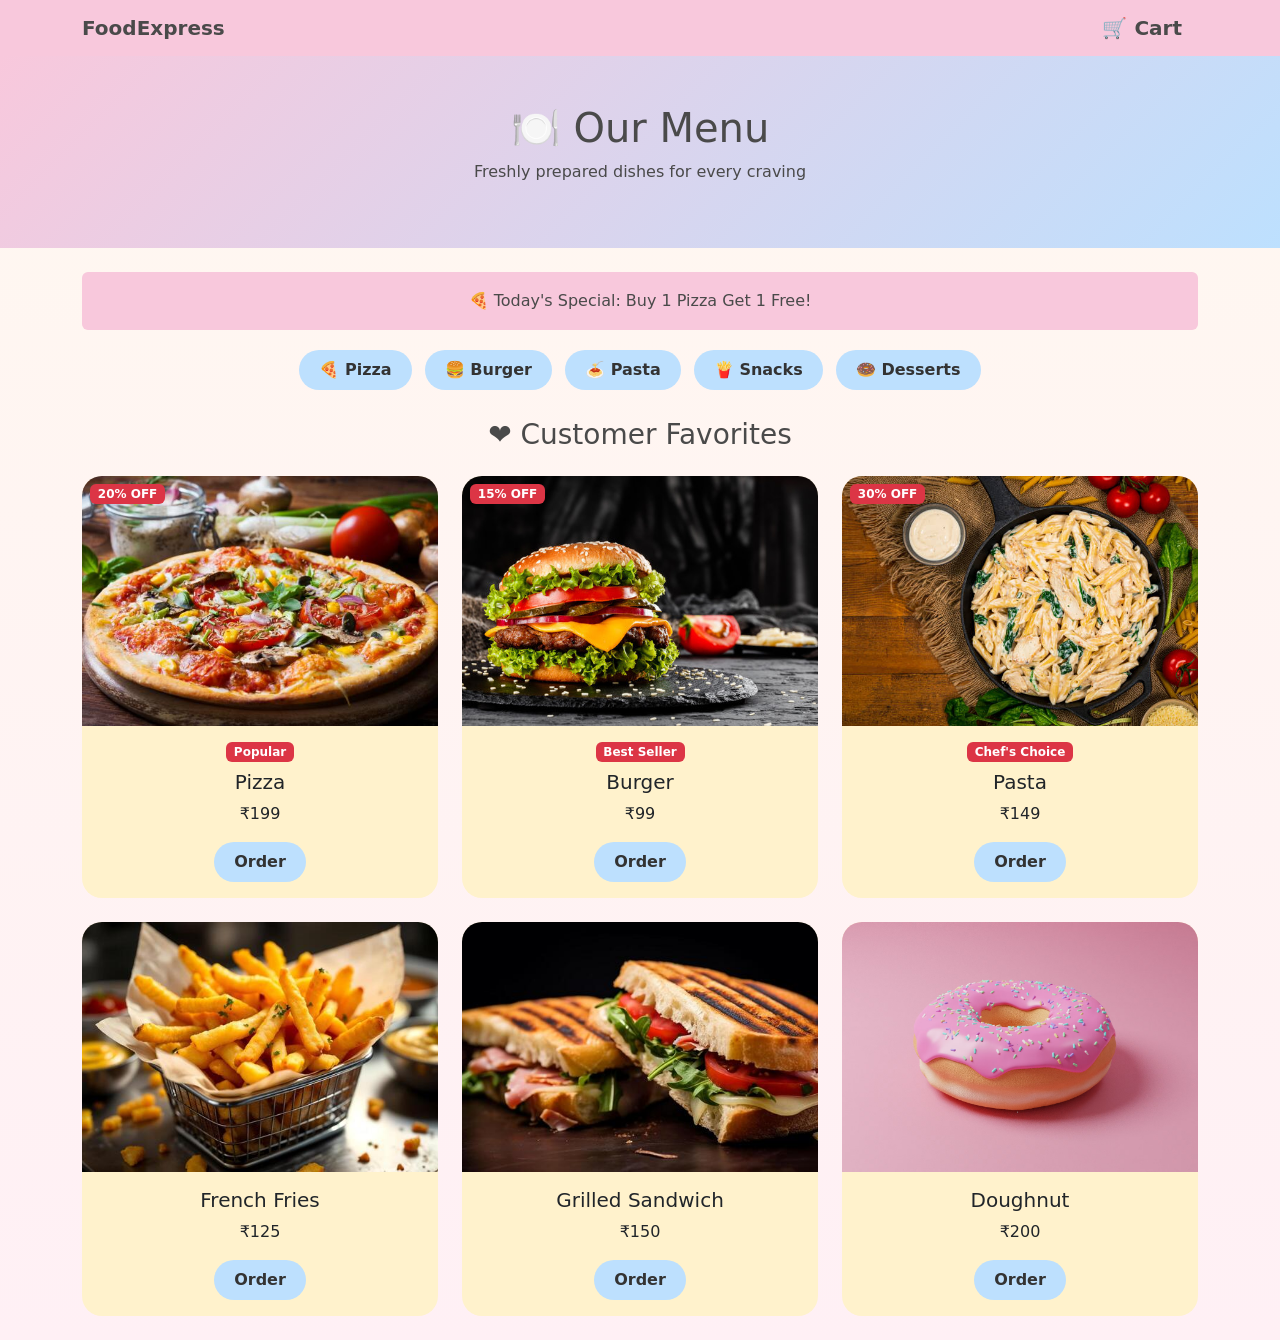
<file: menu.html>
<head>
    <title>Menu</title>
    <link href="https://cdn.jsdelivr.net/npm/bootstrap@5.3.3/dist/css/bootstrap.min.css" rel="stylesheet">
    <link rel="stylesheet" href="style.css">
</head>
<body>

<nav class="navbar navbar-expand-lg custom-navbar">
    <div class="container">
        <div class="d-flex justify-content-between w-100">

    <a class="navbar-brand" href="index.html">
        FoodExpress
    </a>

    <span class="navbar-brand">
        🛒 Cart
    </span>

</div>
    </div>
</nav>
<section class="menu-banner text-center py-5">
    <h1>🍽️ Our Menu</h1>
    <p>Freshly prepared dishes for every craving</p>
</section>
<div class="container mt-4">
    <div class="alert text-center"
         style="background:#F8C8DC; color:#4A4A4A;">
        🍕 Today's Special: Buy 1 Pizza Get 1 Free!
    </div>
</div>
<div class="container text-center mb-4">

    <button class="btn order-btn m-1">🍕 Pizza</button>

    <button class="btn order-btn m-1">🍔 Burger</button>

    <button class="btn order-btn m-1">🍝 Pasta</button>

    <button class="btn order-btn m-1">🍟 Snacks</button>

    <button class="btn order-btn m-1">🍩 Desserts</button>

</div>
<div class="container mb-4">
    <h3 class="text-center">
        ❤️ Customer Favorites
    </h3>
</div>

<div class="container mt-4">
    

    <div class="row">

        <div class="col-md-4 mb-4">
            <div class="card menu-card">
                 <span class="badge bg-danger position-absolute m-2">
        20% OFF
    </span>

                <img src="pizza.jpg" class="card-img-top">
                <div class="card-body text-center">
                    <span class="badge bg-danger mb-2">Popular</span>
                    <h5>Pizza</h5>
                    <p class="price">₹199</p>
                    <a href="order.html" class="btn order-btn">Order</a>
                </div>
            </div>
        </div>

       <div class="col-md-4 mb-4">
            <div class="card menu-card">
                 <span class="badge bg-danger position-absolute m-2">
        15% OFF
    </span>

                <img src="burger.jpg" class="card-img-top">
                <div class="card-body text-center">
                    <span class="badge bg-danger mb-2">Best Seller</span>
                    <h5>Burger</h5>
                    <p class="price">₹99</p>
                    <a href="order.html" class="btn order-btn">Order</a>
                </div>
            </div>
        </div>

        <div class="col-md-4 mb-4">
            <div class="card menu-card">
                <span class="badge bg-danger position-absolute m-2">
        30% OFF
    </span>
                <img src="pasta1.jpg" class="card-img-top">
                <div class="card-body text-center">
                    <span class="badge bg-danger mb-2">Chef's Choice</span>
                    <h5 class="price">Pasta</h5>
                    <p>₹149</p>
                    <a href="order.html" class="btn order-btn">Order</a>
                </div>
            </div>
        </div>
     <div class="col-md-4 mb-4">
            <div class="card menu-card">
                <img src="french.jpg" class="card-img-top">
                <div class="card-body text-center">
                    <h5 class="price">French Fries</h5>
                    <p>₹125</p>
                    <a href="order.html" class="btn order-btn">Order</a>
                </div>
            </div>
        </div>
        <div class="col-md-4 mb-4">
            <div class="card menu-card">
                <img src="sand.jpg" class="card-img-top">
                <div class="card-body text-center">
                    <h5 class="price">Grilled Sandwich</h5>
                    <p>₹150</p>
                    <a href="order.html" class="btn order-btn">Order</a>
                </div>
            </div>
        </div>
        <div class="col-md-4 mb-4">
            <div class="card menu-card">
                <img src="dough.avif" class="card-img-top">
                <div class="card-body text-center">
                    <h5 class="price">Doughnut</h5>
                    <p>₹200</p>
                    <a href="order.html" class="btn order-btn">Order</a>
                </div>
            </div>
        </div>

    </div>
</div>

</body>
</file>
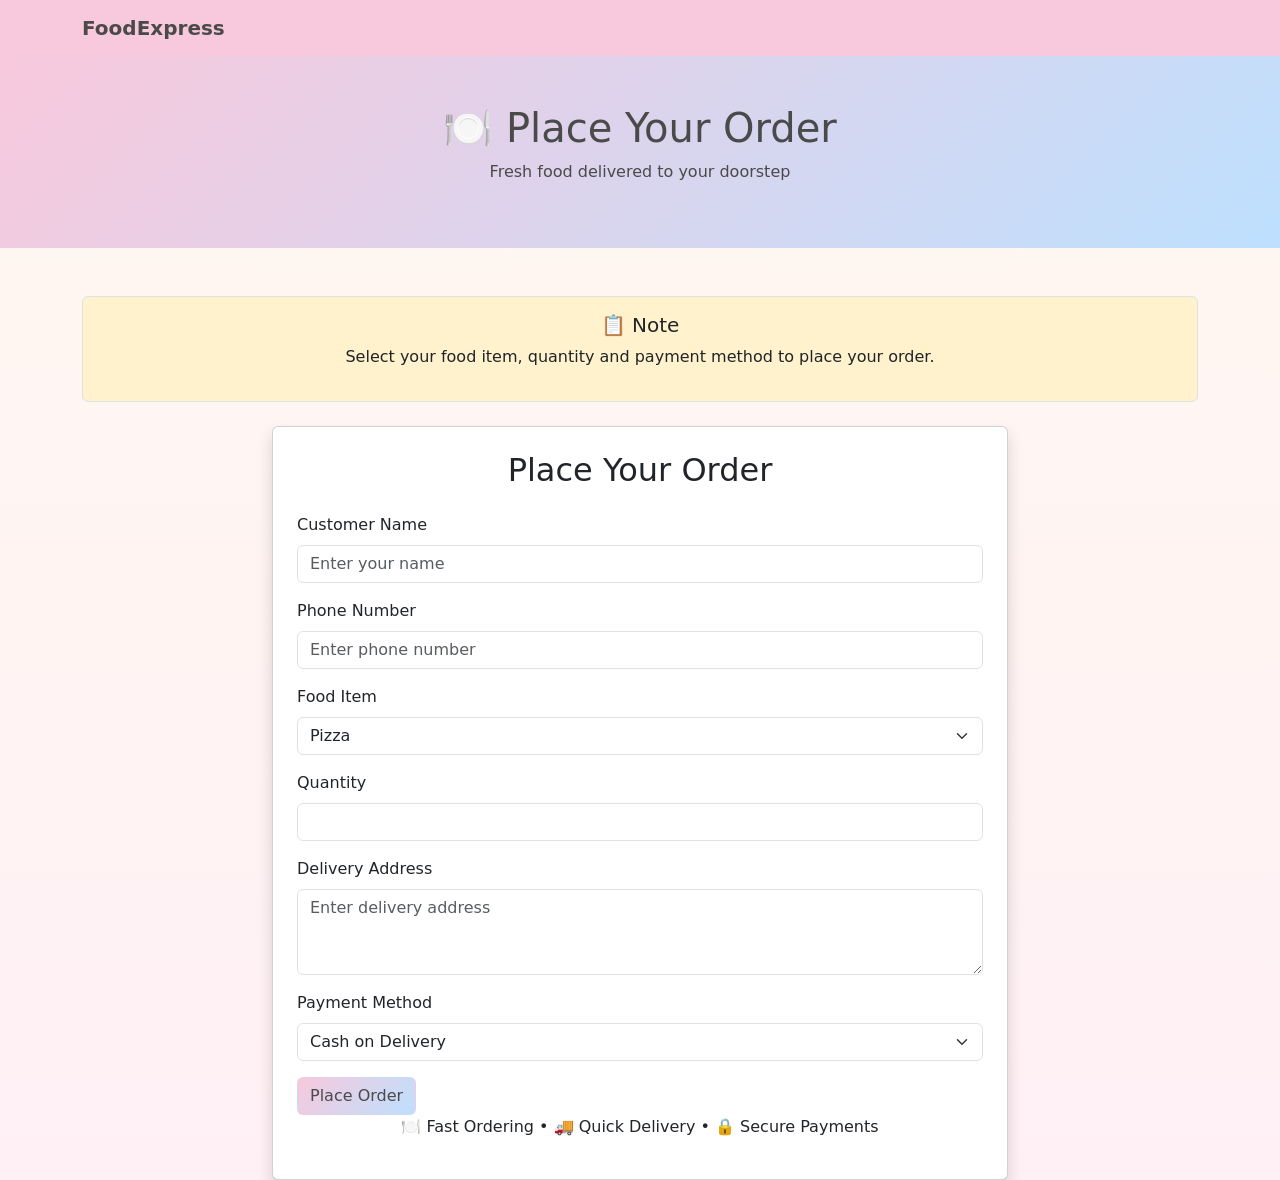
<file: order.html>
<!DOCTYPE html>
<html>
<head>
    <title>Order Food</title>
    <meta name="viewport" content="width=device-width, initial-scale=1">
    <link rel="stylesheet" href="style.css">
    <link href="https://cdn.jsdelivr.net/npm/bootstrap@5.3.3/dist/css/bootstrap.min.css" rel="stylesheet">
</head>
<body>

    <!-- Navbar -->
    <nav class="navbar custom-navbar">
        <div class="container">
            <a class="navbar-brand" href="index.html">FoodExpress</a>
        </div>
    </nav>
    <section class="order-banner text-center py-5">
    <h1>🍽️ Place Your Order</h1>
    <p>Fresh food delivered to your doorstep</p>
</section>

    <!-- Order Form -->
    <div class="container mt-5">
        <div class="alert border text-center mb-4"
     style="background:#FFF2CC;">

    <h5>📋 Note</h5>

    <p>
        Select your food item, quantity and payment method
        to place your order.
    </p>

</div>
        
    <div class="row justify-content-center">
        <div class="col-md-8">
            <div class="card order-card shadow">
                <div class="card-body p-4">
        <h2 class="text-center mb-4">Place Your Order</h2>

        <form>

            <div class="mb-3">
                <label class="form-label">Customer Name</label>
                <input type="text" class="form-control" placeholder="Enter your name">
            </div>
            <div class="mb-3">
    <label class="form-label">Phone Number</label>
    <input type="tel"
           class="form-control"
           placeholder="Enter phone number">
</div>
            <div class="mb-3">
                <label class="form-label">Food Item</label>
                <select class="form-select">
                    <option>Pizza</option>
                    <option>Burger</option>
                    <option>Pasta</option>
                    <option>French Fries</option>
                    <option>Grilled Sandwich</option>
                    <option>Doughnut</option>
                </select>
            </div>

            <div class="mb-3">
                <label class="form-label">Quantity</label>
                <input type="number" class="form-control" min="1">
            </div>
            <div class="mb-3">
    <label class="form-label">Delivery Address</label>
    <textarea class="form-control" rows="3"
              placeholder="Enter delivery address"></textarea>
</div>

            <div class="mb-3">
                <label class="form-label">Payment Method</label>
                <select class="form-select">
                    <option>Cash on Delivery</option>
                    <option>UPI</option>
                    <option>Credit/Debit Card</option>
                </select>
            </div>
            
    <!-- Place Order Button -->
            <button type="button"
                    class="btn order-btn "
                    data-bs-toggle="modal"
                    data-bs-target="#orderModal" style="background: linear-gradient(135deg, #F8C8DC, #BDE0FE);
    color: #4A4A4A";>
                Place Order
            </button>

        </form>
        <p class="text-center">
    🍽️ Fast Ordering • 🚚 Quick Delivery • 🔒 Secure Payments
</p>
    </div>
                    </div>
            </div>
        </div>
    </div>
</div>

    <!-- Modal Popup -->
    <div class="modal fade" id="orderModal">
        <div class="modal-dialog">
            <div class="modal-content">

                <div class="modal-header">
                    <h5 class="modal-title">Order Status</h5>
                    <button type="button"
                            class="btn-close"
                            data-bs-dismiss="modal"></button>
                </div>

                <div class="modal-body">
                    ✅ Your Order has been Placed Successfully!
                </div>
                <div class="alert alert-info text-center">

    🚚 Estimated Delivery:
    20 - 30 Minutes

</div>

                

            </div>
        </div>
    </div>

    <!-- Bootstrap JS -->
    <script src="https://cdn.jsdelivr.net/npm/bootstrap@5.3.3/dist/js/bootstrap.bundle.min.js"></script>

</body>
</html>
</file>
<file: style.css>
body{
    background-color:#FFF8F0;
    color:#4A4A4A;
}
.card img{
    height: 250px;
    object-fit: cover;
}

.card{
    transition: 0.3s;
}

.card:hover{
    transform: scale(1.05);
}
.carousel-item img{
height: 450px;
object-fit: cover;
border-radius: 10px;
}
.custom-navbar{
    background-color:#F8C8DC;
}
.carousel-caption{
background: rgba(0,0,0,0.5);
border-radius: 10px;
padding: 10px;
}

.carousel{
box-shadow: 0 4px 15px rgba(0,0,0,0.2);
}
.hero-section{
    height:500px;
    background:linear-gradient(
        rgba(248,200,220,0.7),
        rgba(189,224,254,0.7)
    ),
    url('food-banner.jpg');

    background-size:cover;
    background-position:center;
}

.carousel-item img{
    height: 450px;
    object-fit: cover;
    border-radius: 10px;
}

.carousel-caption{
    background:rgba(255,242,204,0.85);
    color:#333;
    border-radius:12px;
    padding:10px;
}

.card{
    transition: 0.3s;
}

.card:hover{
    transform: translateY(-10px);
}
.card{
    background:#FFF2CC;
    border:none;
    border-radius:15px;
    transition:0.3s;
}

.card:hover{
    transform:translateY(-8px);
}
.custom-footer{
    background-color:#F8C8DC;
    color:#333;
}

.order-btn{
    background-color: #F8C8DC;
    color: #4A4A4A;
    border: none;
    padding: 12px 30px;
    border-radius: 30px;
    font-weight: bold;
}

.order-btn:hover{
    background-color: #F4B6CC;
    transform: scale(1.05);
}
.custom-navbar{
    background-color:#F8C8DC;
}

.custom-navbar .navbar-brand{
    color:#4A4A4A;
    font-weight:bold;
}
.menu-banner{
    background:linear-gradient(135deg,#F8C8DC,#BDE0FE);
    color:#4A4A4A;
}
.card-img-top{
    height:220px;
    object-fit:cover;
}
.order-btn{
    background:#BDE0FE;
    color:#333;
    border:none;
    border-radius:25px;
    padding:8px 20px;
}

.order-btn:hover{
    background:#A2D2FF;
    transform:scale(1.05);
}
body{
    background: linear-gradient(to bottom, #FFF8F0, #FFF0F5) !important;
}
.menu-card{
    background-color: #FFF2CC;
    border: none;
    border-radius: 20px;
    overflow: hidden;
    transition: 0.3s;
}
.order-banner{
    background: linear-gradient(135deg,#F8C8DC,#BDE0FE);
    color:#4A4A4A;
}
.order-card{
    background:#FFF2CC;
    border:none;
    border-radius:20px;
}
.form-control,
.form-select{
    border-radius:15px;
    border:1px solid #F8C8DC;
}

.form-control:focus,
.form-select:focus{
    border-color:#BDE0FE;
    box-shadow:0 0 10px rgba(189,224,254,0.5);
}
.hero-section h1{
    color:#5A4E4D;
    text-shadow: 2px 2px 4px rgba(255,255,255,0.5);
}

.hero-section p{
    color:#6B5B5B;
}
</file>
